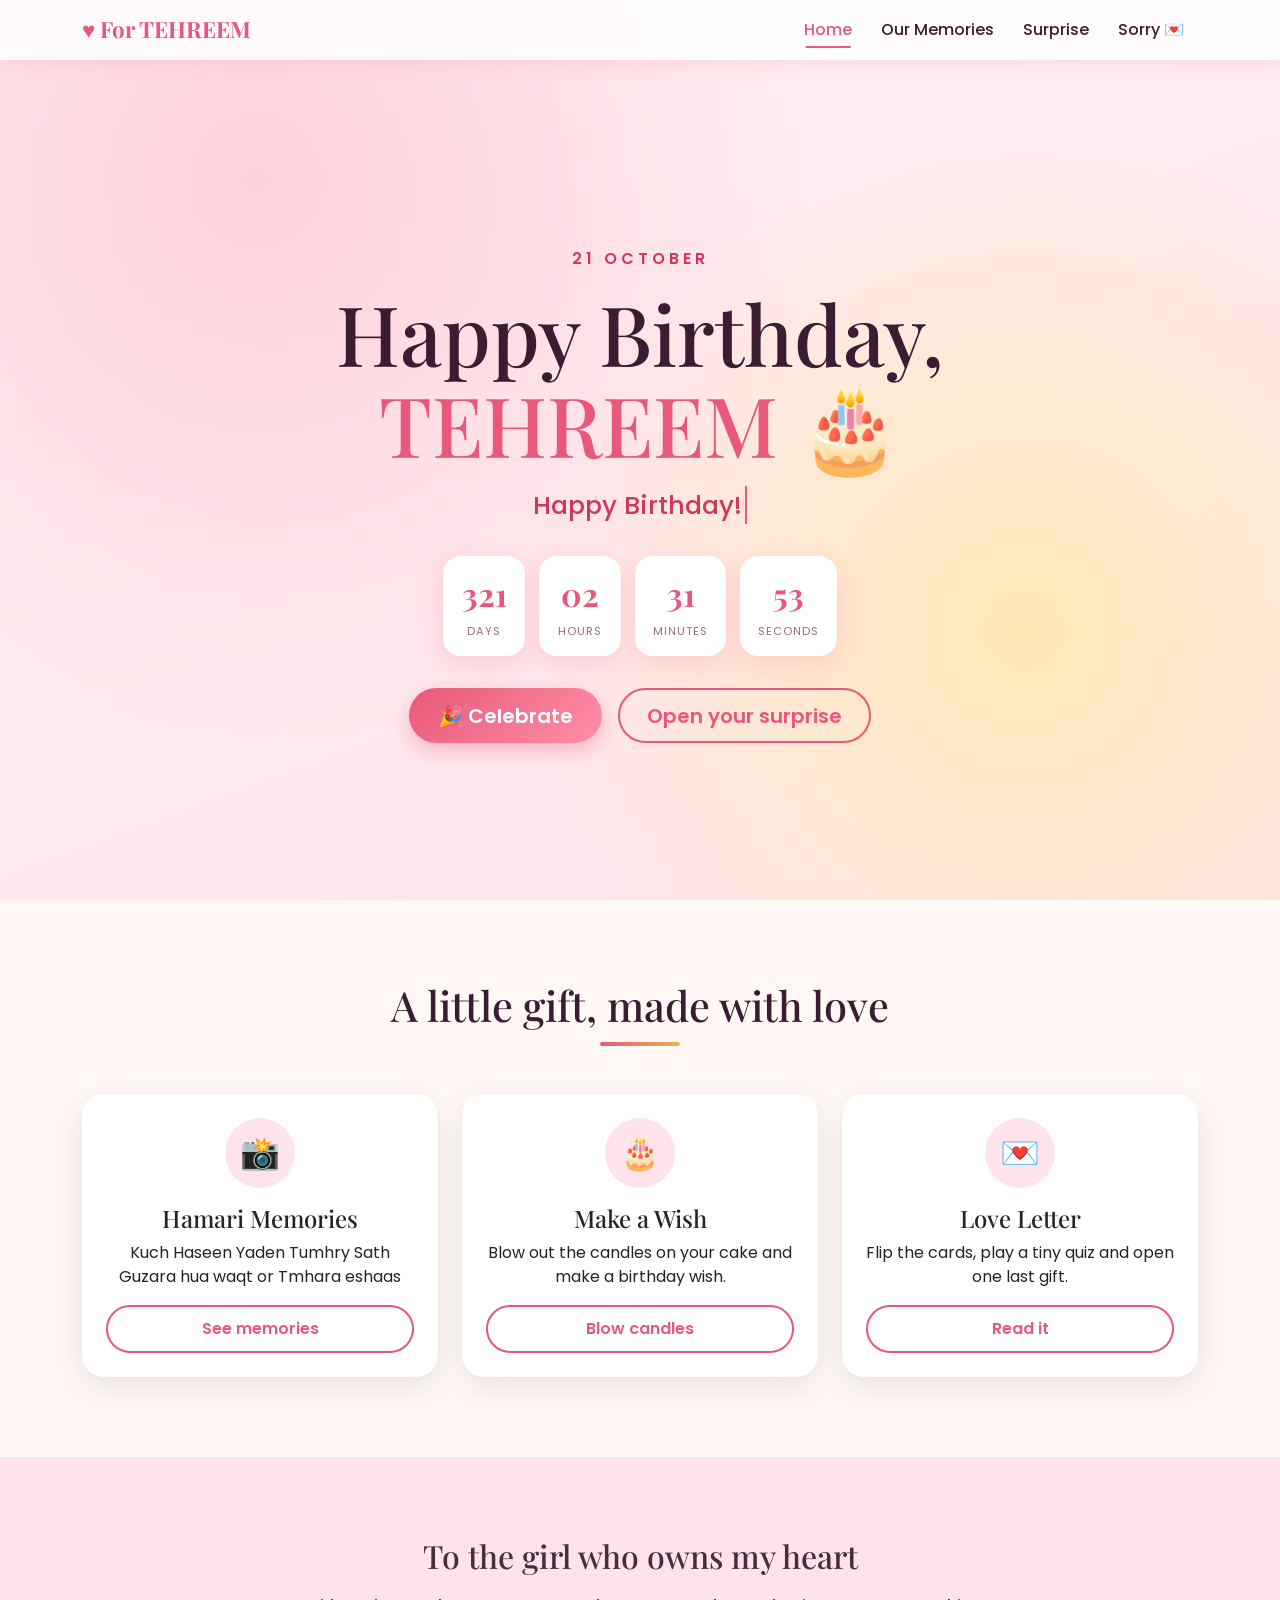
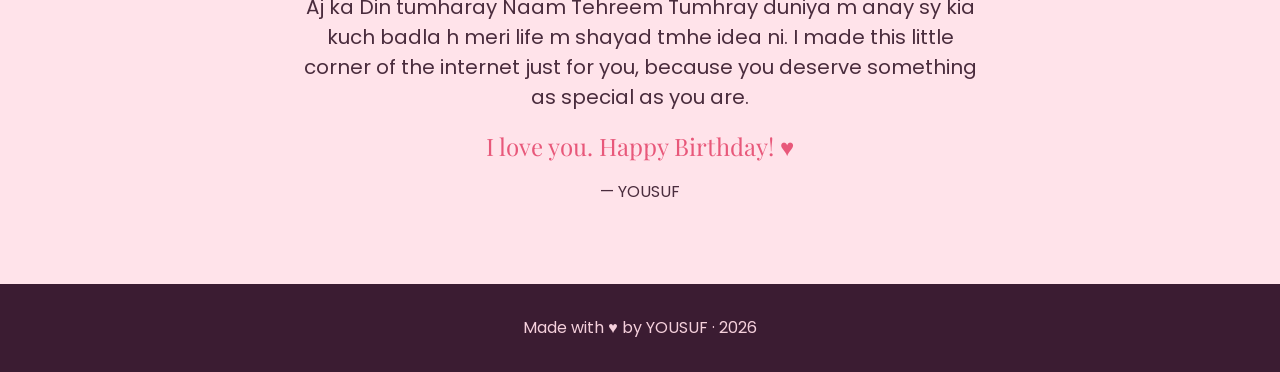
<file: index.html>
<!DOCTYPE html>
<html lang="en">
<head>
  <meta charset="UTF-8">
  <meta name="viewport" content="width=device-width, initial-scale=1">
  <title>Happy Birthday Tehreem!</title>
  <link href="https://cdn.jsdelivr.net/npm/bootstrap@5.3.3/dist/css/bootstrap.min.css" rel="stylesheet">
  <link href="https://fonts.googleapis.com/css2?family=Playfair+Display:wght@600;700&family=Poppins:wght@400;500;600&display=swap" rel="stylesheet">
  <link href="css/style.css" rel="stylesheet">
</head>
<body>

<nav class="navbar navbar-expand-lg navbar-love fixed-top">
  <div class="container">
    <a class="navbar-brand" href="index.html">♥ For <span data-her> You</span> </a>
    <button class="navbar-toggler border-0" type="button" data-bs-toggle="collapse" data-bs-target="#nav">
      <span class="navbar-toggler-icon"></span>
    </button>
    <div class="collapse navbar-collapse" id="nav">
      <ul class="navbar-nav ms-auto">
        <li class="nav-item"><a class="nav-link active" href="index.html">Home</a></li>
        <li class="nav-item"><a class="nav-link" href="memories.html">Our Memories</a></li>
        <li class="nav-item"><a class="nav-link" href="surprise.html">Surprise</a></li>
        <li class="nav-item"><a class="nav-link" href="sorry.html">Sorry 💌</a></li>

      </ul>
    </div>
  </div>
</nav>

<header class="hero">
  <div class="container">
    <p class="text-uppercase fw-semibold" style="letter-spacing:4px;color:var(--rose-dark)">21 October</p>
    <h1 class="display-font">Happy Birthday,<br><span data-her>My Love</span>  🎂</h1>
    <p class="typed-line mt-3"><span id="typed"></span><span class="cursor">&nbsp;</span></p>

    <div id="countdown" class="countdown"></div>

    <div class="d-flex gap-3 justify-content-center flex-wrap">
      <button class="btn btn-love btn-lg" data-confetti>🎉 Celebrate</button>
      <a href="surprise.html" class="btn btn-outline-love btn-lg">Open your surprise</a>
    </div>
  </div>
</header>

<main>
  <section>
    <div class="container">
      <div class="section-title reveal">
        <h2>A little gift, made with love</h2>
        <div class="divider"></div>
      </div>
      <div class="row g-4">
        <div class="col-md-4 reveal">
          <div class="card love-card text-center p-4">
            <div class="icon">📸</div>
            <h4>Hamari Memories</h4>
            <p>Kuch Haseen Yaden Tumhry Sath Guzara hua waqt or Tmhara eshaas</p>
            <a href="memories.html" class="btn btn-outline-love mt-auto">See memories</a>
          </div>
        </div>
        <div class="col-md-4 reveal">
          <div class="card love-card text-center p-4">
            <div class="icon">🎂</div>
            <h4>Make a Wish</h4>
            <p>Blow out the candles on your cake and make a birthday wish.</p>
            <a href="surprise.html" class="btn btn-outline-love mt-auto">Blow candles</a>
          </div>
        </div>
        <div class="col-md-4 reveal">
          <div class="card love-card text-center p-4">
            <div class="icon">💌</div>
            <h4>Love Letter</h4>
            <p>Flip the cards, play a tiny quiz and open one last gift.</p>
            <a href="surprise.html#letter" class="btn btn-outline-love mt-auto">Read it</a>
          </div>
        </div>
      </div>
    </div>
  </section>

  <section style="background:var(--blush)">
    <div class="container text-center reveal" style="max-width:720px">
      <h2 class="mb-3">To the girl who owns my heart</h2>
      <p class="fs-5">
        Aj ka Din tumharay Naam Tehreem Tumhray duniya m anay sy kia kuch badla h meri life m shayad tmhe idea ni.
        I made this little corner of the internet just for you, because you deserve something as special as you are.
      </p>
      <p class="display-font fs-4" style="color:var(--rose)">I love you. Happy Birthday! ♥</p>
      <p class="mb-0">— <span data-you>Your Name</span></p>
    </div>
  </section>
</main>

<footer>
  <p class="mb-0">Made with ♥ by <span data-you>Your Name</span> · <span id="year"></span></p>
</footer>

<script src="https://cdn.jsdelivr.net/npm/bootstrap@5.3.3/dist/js/bootstrap.bundle.min.js"></script>
<script src="js/config.js"></script>
<script src="js/main.js"></script>
</body>
</html>
</file>
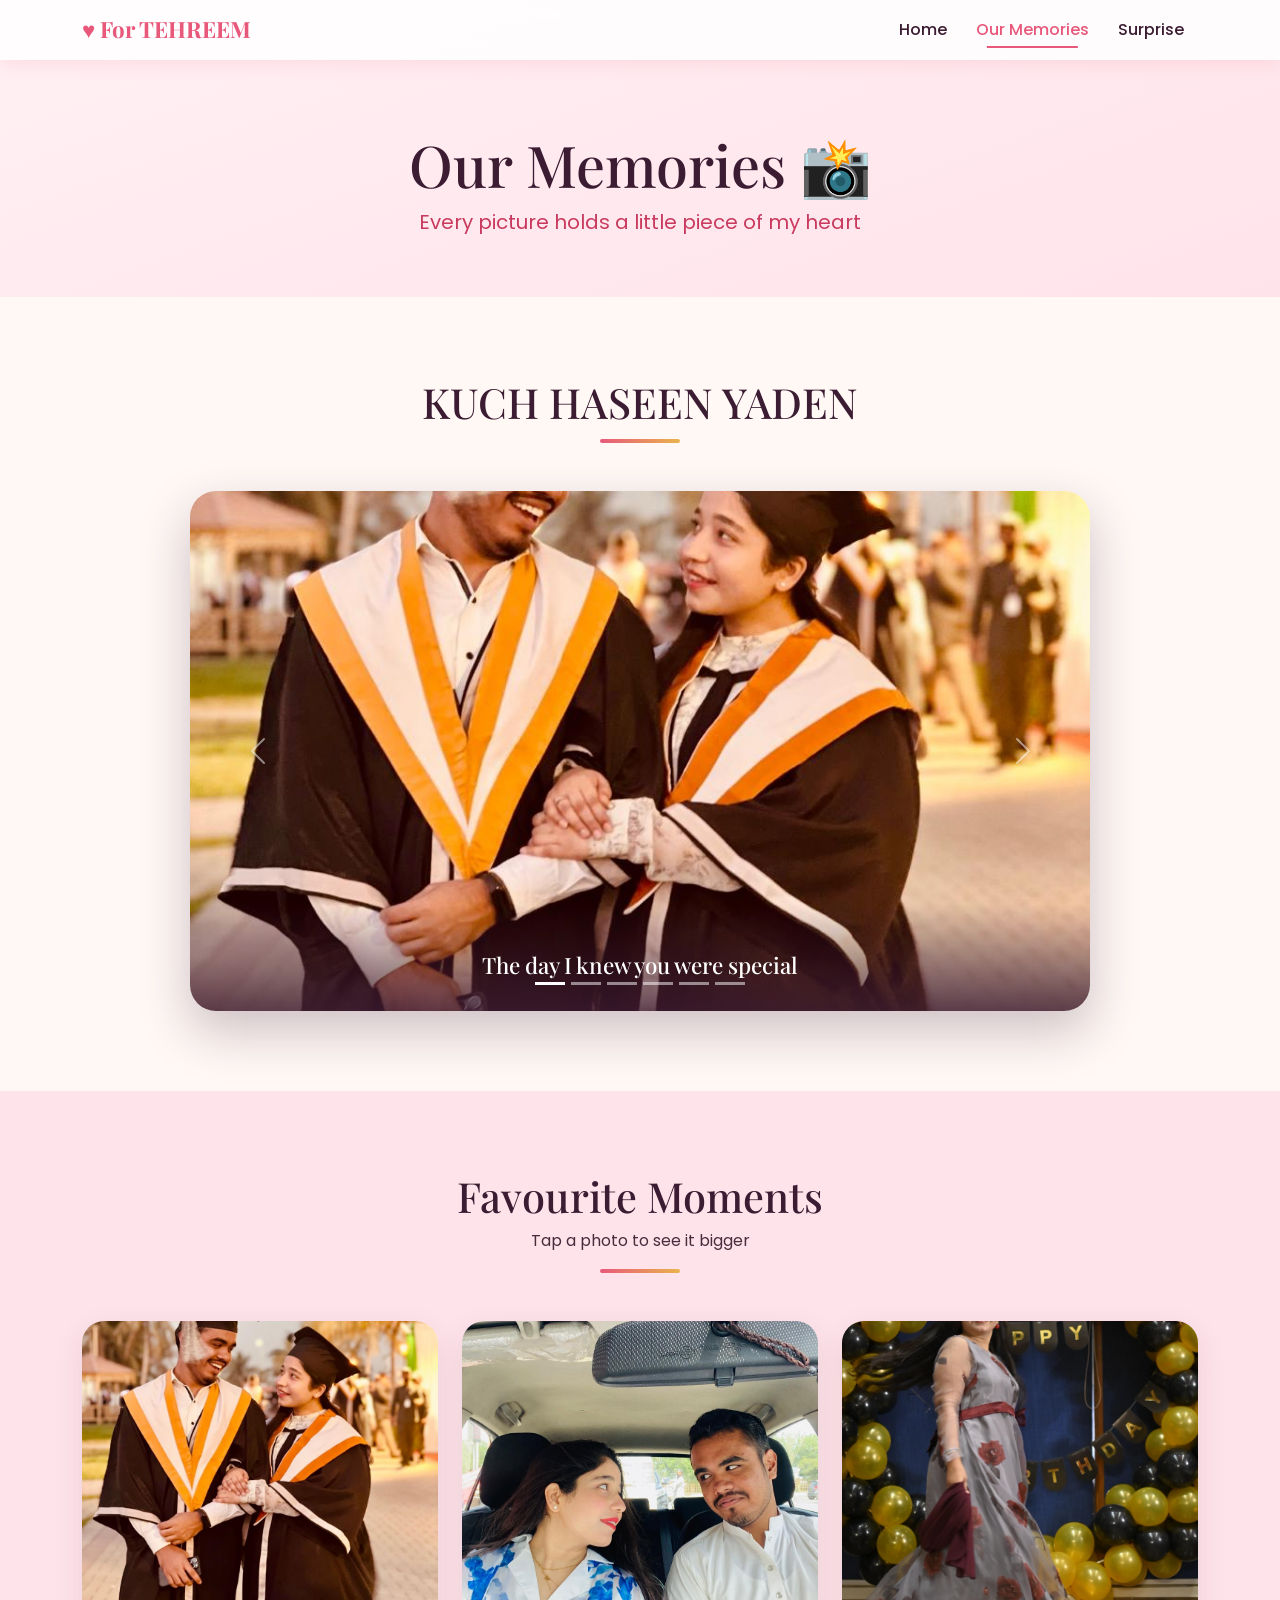
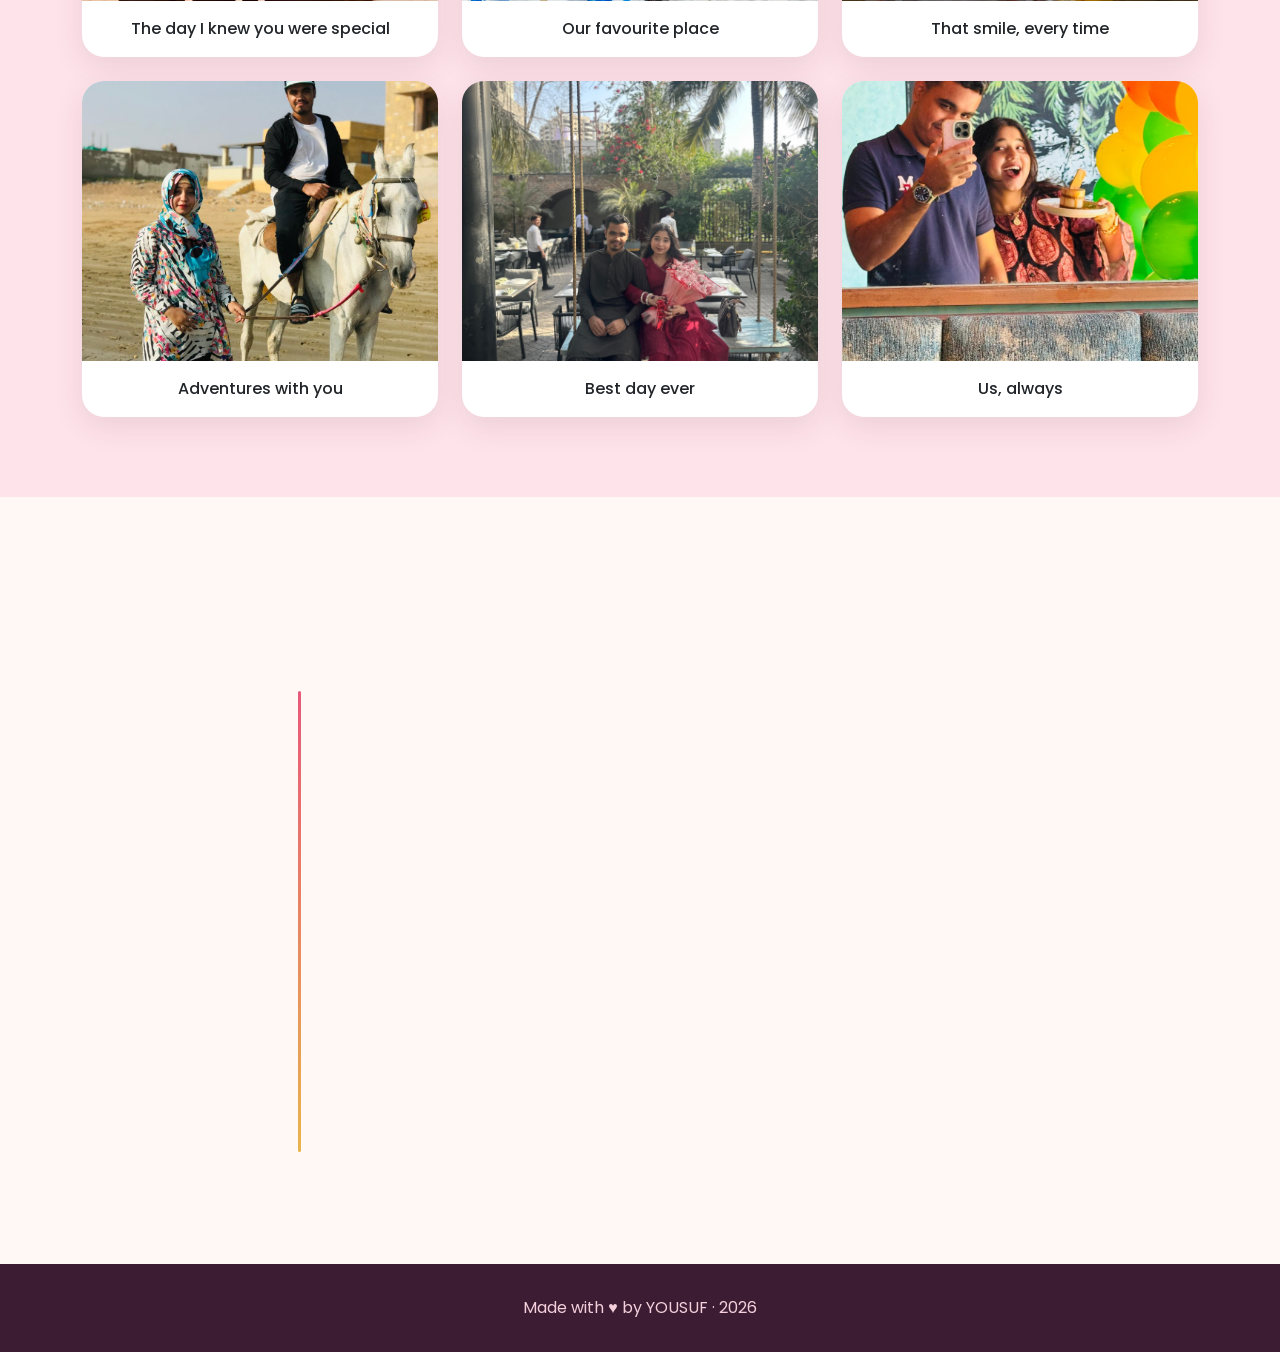
<file: memories.html>
<!DOCTYPE html>
<html lang="en">
<head>
  <meta charset="UTF-8">
  <meta name="viewport" content="width=device-width, initial-scale=1">
  <title>Our Memories</title>
  <link href="https://cdn.jsdelivr.net/npm/bootstrap@5.3.3/dist/css/bootstrap.min.css" rel="stylesheet">
  <link href="https://fonts.googleapis.com/css2?family=Playfair+Display:wght@600;700&family=Poppins:wght@400;500;600&display=swap" rel="stylesheet">
  <link href="css/style.css" rel="stylesheet">
</head>
<body>

<nav class="navbar navbar-expand-lg navbar-love fixed-top">
  <div class="container">
    <a class="navbar-brand" href="index.html">♥ For <span data-her>You</span></a>
    <button class="navbar-toggler border-0" type="button" data-bs-toggle="collapse" data-bs-target="#nav">
      <span class="navbar-toggler-icon"></span>
    </button>
    <div class="collapse navbar-collapse" id="nav">
      <ul class="navbar-nav ms-auto">
        <li class="nav-item"><a class="nav-link" href="index.html">Home</a></li>
        <li class="nav-item"><a class="nav-link active" href="memories.html">Our Memories</a></li>
        <li class="nav-item"><a class="nav-link" href="surprise.html">Surprise</a></li>
      </ul>
    </div>
  </div>
</nav>

<header class="page-header">
  <div class="container">
    <h1>Our Memories 📸</h1>
    <p class="fs-5 mb-0">Every picture holds a little piece of my heart</p>
  </div>
</header>

<main>
  <!-- Carousel -->
  <section>
    <div class="container">
      <div class="section-title reveal">
        <h2>KUCH HASEEN YADEN</h2>
        <div class="divider"></div>
      </div>
      <div class="carousel-wrap reveal">
        <div id="photoCarousel" class="carousel slide" data-bs-ride="carousel" data-bs-interval="4000"></div>
      </div>
    </div>
  </section>

  <!-- Photo cards -->
  <section style="background:var(--blush)">
    <div class="container">
      <div class="section-title reveal">
        <h2>Favourite Moments</h2>
        <p>Tap a photo to see it bigger</p>
        <div class="divider"></div>
      </div>
      <div class="row g-4" id="photoGrid"></div>
    </div>
  </section>

  <!-- Timeline -->
  <section>
    <div class="container">
      <div class="section-title reveal">
        <h2>Our Story</h2>
        <div class="divider"></div>
      </div>
      <div class="timeline" id="timeline"></div>
    </div>
  </section>
</main>

<!-- Lightbox -->
<div class="modal fade" id="lightbox" tabindex="-1">
  <div class="modal-dialog modal-dialog-centered modal-lg">
    <div class="modal-content border-0" style="border-radius:22px;overflow:hidden">
      <button type="button" class="btn-close position-absolute top-0 end-0 m-3 bg-white p-2 rounded-circle" style="z-index:5" data-bs-dismiss="modal"></button>
      <img id="lightboxImg" class="w-100" alt="">
      <div class="p-3 text-center"><p id="lightboxCap" class="mb-0 display-font fs-5"></p></div>
    </div>
  </div>
</div>

<footer>
  <p class="mb-0">Made with ♥ by <span data-you>Your Name</span> · <span id="year"></span></p>
</footer>

<script src="https://cdn.jsdelivr.net/npm/bootstrap@5.3.3/dist/js/bootstrap.bundle.min.js"></script>
<script src="js/config.js"></script>
<script src="js/main.js"></script>
</body>
</html>
</file>
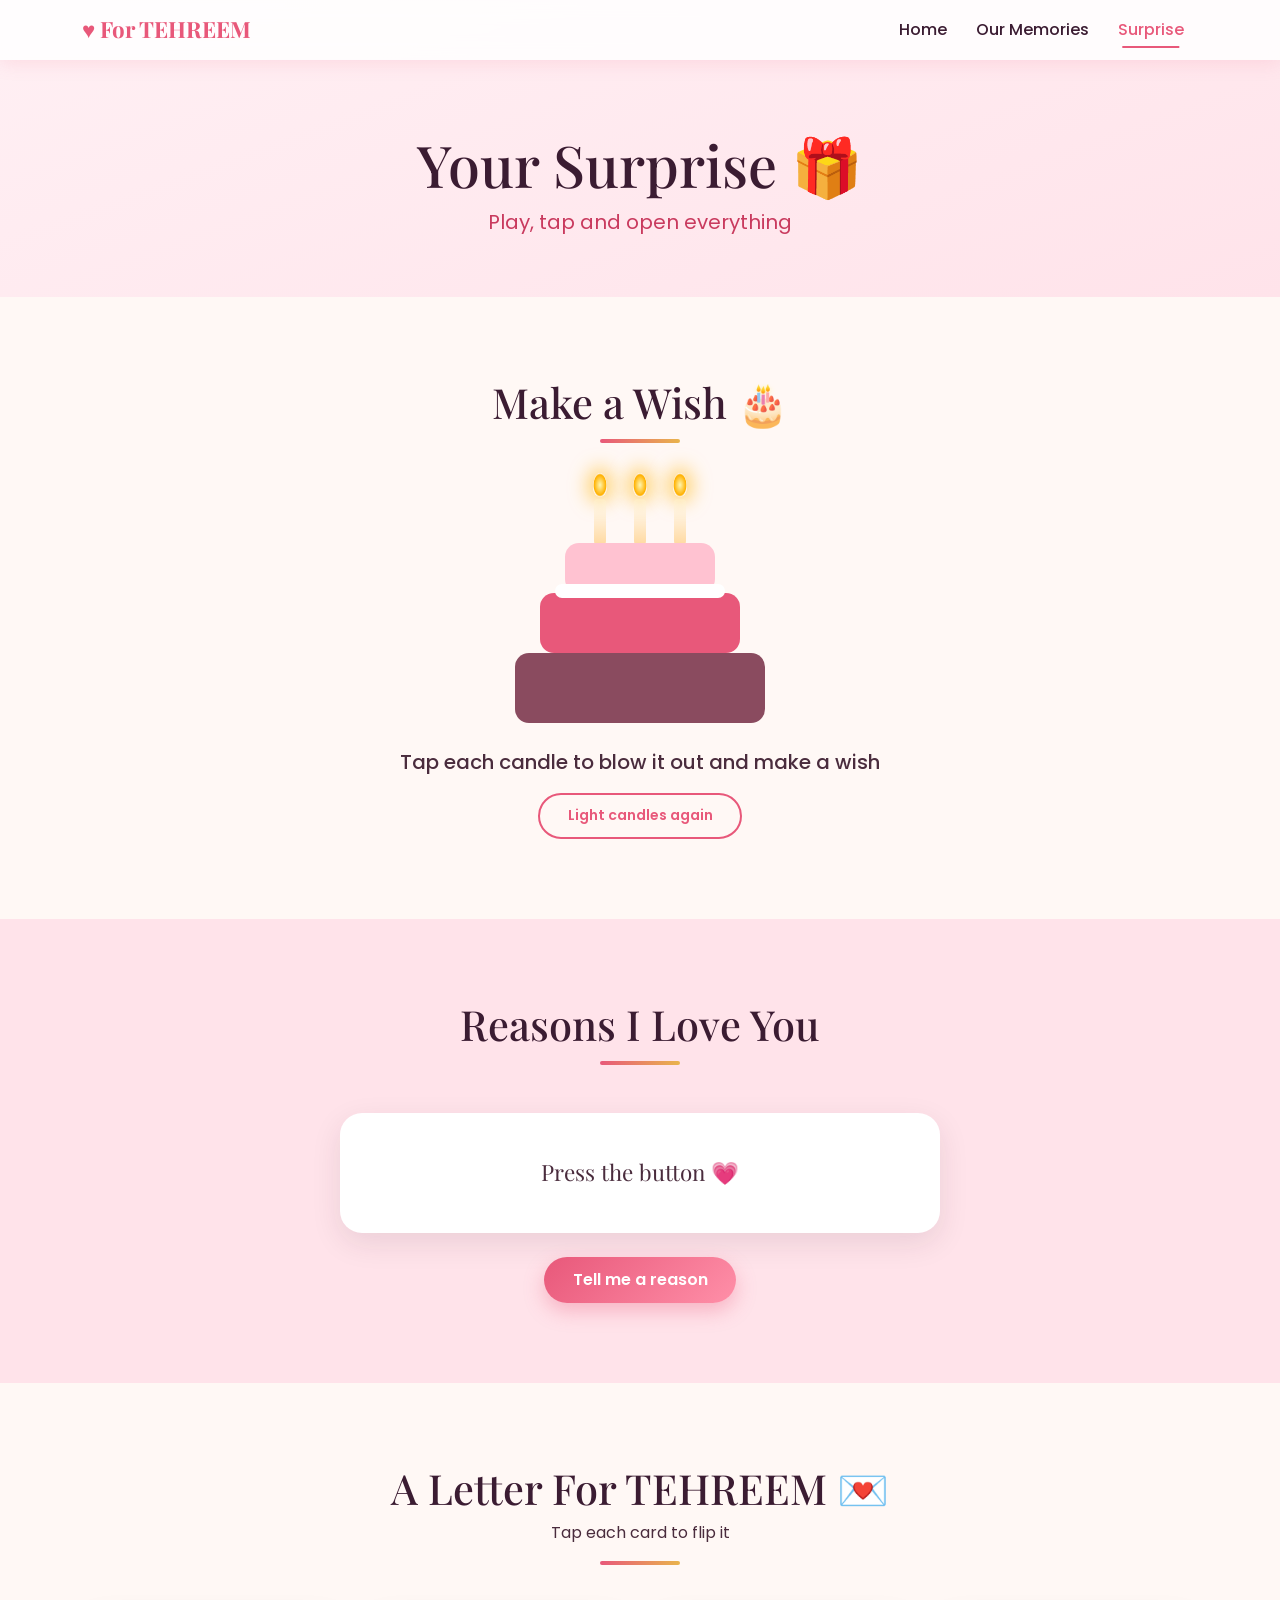
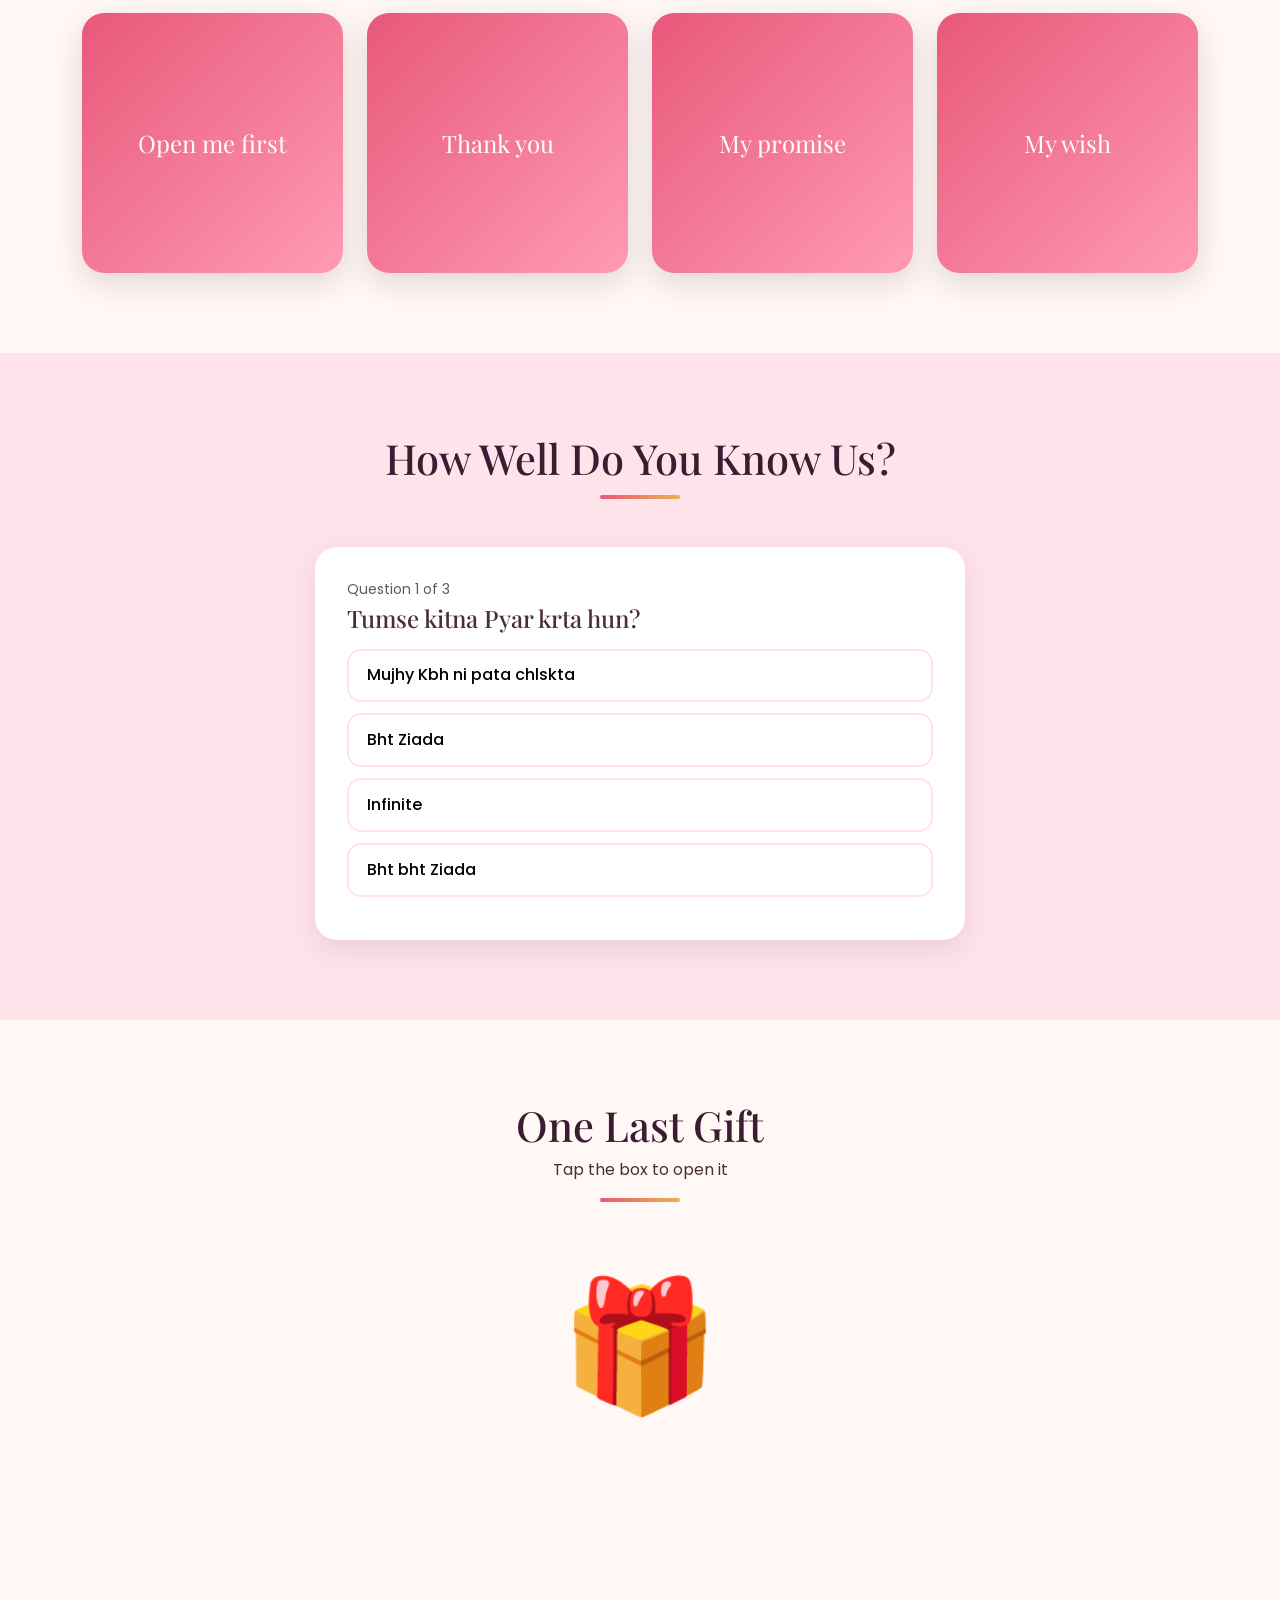
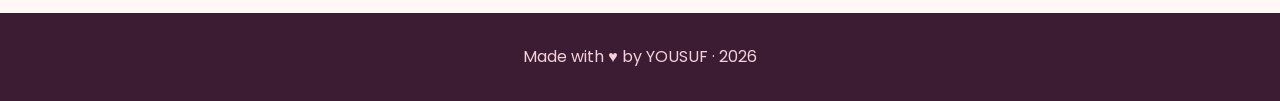
<file: surprise.html>
<!DOCTYPE html>
<html lang="en">
<head>
  <meta charset="UTF-8">
  <meta name="viewport" content="width=device-width, initial-scale=1">
  <title>Your Surprise</title>
  <link href="https://cdn.jsdelivr.net/npm/bootstrap@5.3.3/dist/css/bootstrap.min.css" rel="stylesheet">
  <link href="https://fonts.googleapis.com/css2?family=Playfair+Display:wght@600;700&family=Poppins:wght@400;500;600&display=swap" rel="stylesheet">
  <link href="css/style.css" rel="stylesheet">
</head>
<body>

<nav class="navbar navbar-expand-lg navbar-love fixed-top">
  <div class="container">
    <a class="navbar-brand" href="index.html">♥ For <span data-her>You</span></a>
    <button class="navbar-toggler border-0" type="button" data-bs-toggle="collapse" data-bs-target="#nav">
      <span class="navbar-toggler-icon"></span>
    </button>
    <div class="collapse navbar-collapse" id="nav">
      <ul class="navbar-nav ms-auto">
        <li class="nav-item"><a class="nav-link" href="index.html">Home</a></li>
        <li class="nav-item"><a class="nav-link" href="memories.html">Our Memories</a></li>
        <li class="nav-item"><a class="nav-link active" href="surprise.html">Surprise</a></li>
      </ul>
    </div>
  </div>
</nav>

<header class="page-header">
  <div class="container">
    <h1>Your Surprise 🎁</h1>
    <p class="fs-5 mb-0">Play, tap and open everything</p>
  </div>
</header>

<main>
  <!-- Cake -->
  <section>
    <div class="container cake-area">
      <div class="section-title reveal">
        <h2>Make a Wish 🎂</h2>
        <div class="divider"></div>
      </div>
      <div class="cake reveal">
        <div class="candles">
          <div class="candle"><div class="flame"></div></div>
          <div class="candle"><div class="flame"></div></div>
          <div class="candle"><div class="flame"></div></div>
        </div>
        <div class="layer l3"></div>
        <div class="layer l2"></div>
        <div class="layer l1"></div>
        <div class="icing"></div>
      </div>
      <p id="cakeMsg" class="mt-4 fs-5 fw-medium">Tap each candle to blow it out and make a wish</p>
      <button id="relight" class="btn btn-outline-love btn-sm">Light candles again</button>
    </div>
  </section>

  <!-- Reasons -->
  <section style="background:var(--blush)">
    <div class="container text-center">
      <div class="section-title reveal">
        <h2>Reasons I Love You</h2>
        <div class="divider"></div>
      </div>
      <div class="reason-box"><span id="reasonText" style="transition:opacity .3s">Press the button 💗</span></div>
      <button id="reasonBtn" class="btn btn-love">Tell me a reason</button>
    </div>
  </section>

  <!-- Letter -->
  <section id="letter">
    <div class="container">
      <div class="section-title reveal">
        <h2>A Letter For <span data-her>You</span> 💌</h2>
        <p>Tap each card to flip it</p>
        <div class="divider"></div>
      </div>
      <div class="row g-4" id="flipRow"></div>
    </div>
  </section>

  <!-- Quiz -->
  <section style="background:var(--blush)">
    <div class="container">
      <div class="section-title reveal">
        <h2>How Well Do You Know Us?</h2>
        <div class="divider"></div>
      </div>
      <div class="quiz-box reveal" id="quiz"></div>
    </div>
  </section>

  <!-- Gift -->
  <section>
    <div class="container gift-wrap">
      <div class="section-title reveal">
        <h2>One Last Gift</h2>
        <p>Tap the box to open it</p>
        <div class="divider"></div>
      </div>
      <div id="gift" class="gift">🎁</div>
      <p id="giftMsg" class="gift-message"></p>
    </div>
  </section>
</main>

<footer>
  <p class="mb-0">Made with ♥ by <span data-you>Your Name</span> · <span id="year"></span></p>
</footer>

<script src="https://cdn.jsdelivr.net/npm/bootstrap@5.3.3/dist/js/bootstrap.bundle.min.js"></script>
<script src="js/config.js"></script>
<script src="js/main.js"></script>
</body>
</html>
</file>
<file: css/style.css>
:root {
  --rose: #e8587a;
  --rose-dark: #c93a5e;
  --blush: #ffe3ea;
  --cream: #fff8f5;
  --gold: #e9b44c;
  --plum: #3b1c32;
  --text: #4a2c3d;
}

html { scroll-behavior: smooth; }

body {
  font-family: "Poppins", sans-serif;
  background: var(--cream);
  color: var(--text);
  overflow-x: hidden;
}

h1, h2, h3, h4, .display-font { font-family: "Playfair Display", serif; }

/* ---------- Navbar ---------- */
.navbar-love {
  background: rgba(255, 255, 255, 0.85);
  backdrop-filter: blur(10px);
  box-shadow: 0 2px 20px rgba(232, 88, 122, 0.15);
}
.navbar-love .navbar-brand {
  font-family: "Playfair Display", serif;
  font-weight: 700;
  color: var(--rose);
  font-size: 1.4rem;
}
.navbar-love .nav-link {
  color: var(--plum);
  font-weight: 500;
  position: relative;
  margin: 0 .4rem;
}
.navbar-love .nav-link::after {
  content: "";
  position: absolute;
  left: 50%; bottom: 2px;
  width: 0; height: 2px;
  background: var(--rose);
  transition: all .3s;
  transform: translateX(-50%);
}
.navbar-love .nav-link:hover::after,
.navbar-love .nav-link.active::after { width: 70%; }
.navbar-love .nav-link.active { color: var(--rose); }

/* ---------- Buttons ---------- */
.btn-love {
  background: linear-gradient(135deg, var(--rose), #ff8fa8);
  color: #fff;
  border: none;
  border-radius: 50px;
  padding: .7rem 1.8rem;
  font-weight: 600;
  box-shadow: 0 8px 20px rgba(232, 88, 122, .35);
  transition: transform .2s, box-shadow .2s;
}
.btn-love:hover { color: #fff; transform: translateY(-3px); box-shadow: 0 12px 26px rgba(232, 88, 122, .45); }
.btn-outline-love {
  border: 2px solid var(--rose);
  color: var(--rose);
  border-radius: 50px;
  padding: .65rem 1.7rem;
  font-weight: 600;
  background: transparent;
}
.btn-outline-love:hover { background: var(--rose); color: #fff; }

/* ---------- Hero ---------- */
.hero {
  min-height: 100vh;
  padding-top: 90px;
  display: flex;
  align-items: center;
  text-align: center;
  background:
    radial-gradient(circle at 20% 20%, #ffd1dc 0, transparent 45%),
    radial-gradient(circle at 80% 70%, #ffe9b8 0, transparent 40%),
    linear-gradient(160deg, #fff0f4, #ffe3ea);
  position: relative;
  overflow: hidden;
}
.hero h1 { font-size: clamp(2.6rem, 8vw, 5.2rem); color: var(--plum); line-height: 1.1; }
.hero h1 span { color: var(--rose); }
.typed-line { font-size: clamp(1.1rem, 3vw, 1.6rem); min-height: 2.2rem; color: var(--rose-dark); font-weight: 500; }
.cursor { display: inline-block; width: 2px; background: var(--rose); margin-left: 3px; animation: blink 1s infinite; }
@keyframes blink { 50% { opacity: 0; } }

.page-header {
  padding: 130px 0 60px;
  text-align: center;
  background: linear-gradient(160deg, #fff0f4, #ffe3ea);
}
.page-header h1 { color: var(--plum); font-size: clamp(2.2rem, 6vw, 3.6rem); }
.page-header p { color: var(--rose-dark); }

/* ---------- Countdown ---------- */
.countdown { display: flex; gap: 14px; justify-content: center; flex-wrap: wrap; margin: 2rem 0; }
.count-box {
  background: #fff;
  border-radius: 18px;
  padding: 14px 18px;
  min-width: 82px;
  box-shadow: 0 8px 25px rgba(232, 88, 122, .18);
}
.count-box strong { display: block; font-size: 2rem; color: var(--rose); font-family: "Playfair Display", serif; }
.count-box small { text-transform: uppercase; letter-spacing: 1px; font-size: .7rem; color: #9b6b7e; }

/* ---------- Section ---------- */
section { padding: 80px 0; }
.section-title { text-align: center; margin-bottom: 3rem; }
.section-title h2 { color: var(--plum); font-size: clamp(1.8rem, 5vw, 2.6rem); }
.section-title .divider {
  width: 80px; height: 4px; margin: 12px auto 0; border-radius: 4px;
  background: linear-gradient(90deg, var(--rose), var(--gold));
}

/* ---------- Cards ---------- */
.love-card {
  background: #fff;
  border: none;
  border-radius: 22px;
  overflow: hidden;
  box-shadow: 0 10px 30px rgba(59, 28, 50, .1);
  transition: transform .35s, box-shadow .35s;
  height: 100%;
}
.love-card:hover { transform: translateY(-8px) rotate(-.5deg); box-shadow: 0 18px 40px rgba(232, 88, 122, .25); }
.love-card .icon {
  width: 70px; height: 70px; border-radius: 50%;
  background: var(--blush); color: var(--rose);
  display: flex; align-items: center; justify-content: center;
  font-size: 2rem; margin: 0 auto 1rem;
}
.photo-card img { width: 100%; height: 280px; object-fit: cover; cursor: pointer; transition: transform .5s; }
.photo-card:hover img { transform: scale(1.06); }
.photo-card .img-wrap { overflow: hidden; }

/* ---------- Carousel ---------- */
.carousel-wrap {
  border-radius: 26px; overflow: hidden;
  box-shadow: 0 20px 50px rgba(59, 28, 50, .25);
  max-width: 900px; margin: 0 auto;
}
.carousel-item img { height: 520px; object-fit: cover; }
.carousel-caption {
  background: linear-gradient(transparent, rgba(59, 28, 50, .8));
  left: 0; right: 0; bottom: 0; padding: 3rem 1rem 1.5rem;
}
.carousel-caption h5 { font-family: "Playfair Display", serif; font-size: 1.4rem; }
@media (max-width: 576px) { .carousel-item img { height: 340px; } }

/* ---------- Timeline ---------- */
.timeline { position: relative; max-width: 700px; margin: 0 auto; padding-left: 30px; }
.timeline::before {
  content: ""; position: absolute; left: 8px; top: 0; bottom: 0; width: 3px;
  background: linear-gradient(var(--rose), var(--gold)); border-radius: 3px;
}
.timeline-item { position: relative; margin-bottom: 2rem; background: #fff; padding: 1.2rem 1.5rem; border-radius: 16px; box-shadow: 0 6px 20px rgba(59, 28, 50, .08); }
.timeline-item::before {
  content: "♥"; position: absolute; left: -33px; top: 14px;
  width: 24px; height: 24px; border-radius: 50%;
  background: var(--rose); color: #fff; font-size: .8rem;
  display: flex; align-items: center; justify-content: center;
}
.timeline-item h5 { color: var(--rose); margin-bottom: .3rem; }

/* ---------- Flip cards ---------- */
.flip { perspective: 1000px; height: 260px; cursor: pointer; }
.flip-inner { position: relative; width: 100%; height: 100%; transition: transform .8s; transform-style: preserve-3d; }
.flip.flipped .flip-inner { transform: rotateY(180deg); }
.flip-face {
  position: absolute; inset: 0; backface-visibility: hidden;
  border-radius: 22px; padding: 1.5rem;
  display: flex; align-items: center; justify-content: center; text-align: center;
  box-shadow: 0 10px 30px rgba(59, 28, 50, .15);
}
.flip-front { background: linear-gradient(135deg, var(--rose), #ff9bb3); color: #fff; font-family: "Playfair Display", serif; font-size: 1.5rem; }
.flip-back { background: #fff; transform: rotateY(180deg); font-size: .95rem; line-height: 1.6; }

/* ---------- Cake ---------- */
.cake-area { text-align: center; }
.cake { position: relative; width: 250px; height: 200px; margin: 80px auto 0; }
.cake .layer { position: absolute; left: 0; right: 0; border-radius: 14px; }
.cake .l1 { bottom: 0; height: 70px; background: #8a4b5f; }
.cake .l2 { bottom: 70px; left: 25px; right: 25px; height: 60px; background: var(--rose); }
.cake .l3 { bottom: 130px; left: 50px; right: 50px; height: 50px; background: #ffc2d1; }
.cake .icing { position: absolute; bottom: 125px; left: 40px; right: 40px; height: 14px; background: #fff; border-radius: 10px; }
.candles { position: absolute; bottom: 178px; left: 0; right: 0; display: flex; justify-content: center; gap: 28px; }
.candle { width: 12px; height: 46px; background: linear-gradient(#fff, #ffd9a0); border-radius: 4px; position: relative; cursor: pointer; }
.flame {
  position: absolute; top: -26px; left: 50%; transform: translateX(-50%);
  width: 14px; height: 24px; background: radial-gradient(#fff6b0, #ffb100 60%, transparent 70%);
  border-radius: 50% 50% 50% 50% / 60% 60% 40% 40%;
  animation: flicker .25s infinite alternate;
  box-shadow: 0 0 18px 6px rgba(255, 190, 40, .6);
}
.candle.out .flame { display: none; }
@keyframes flicker { from { transform: translateX(-50%) scale(1) rotate(-3deg); } to { transform: translateX(-50%) scale(1.1) rotate(3deg); } }

/* ---------- Quiz ---------- */
.quiz-box { max-width: 650px; margin: 0 auto; background: #fff; border-radius: 22px; padding: 2rem; box-shadow: 0 10px 30px rgba(59, 28, 50, .1); }
.quiz-option {
  display: block; width: 100%; text-align: left;
  padding: .8rem 1.1rem; margin-bottom: .7rem;
  border: 2px solid var(--blush); border-radius: 14px;
  background: #fff; transition: all .2s; font-weight: 500;
}
.quiz-option:hover:not(:disabled) { border-color: var(--rose); background: var(--blush); }
.quiz-option.correct { background: #d9f7e3; border-color: #3cb371; }
.quiz-option.wrong { background: #ffe0e0; border-color: #e55353; }

/* ---------- Gift ---------- */
.gift-wrap { text-align: center; }
.gift { font-size: 8rem; cursor: pointer; display: inline-block; animation: bounce 1.6s infinite; user-select: none; }
.gift.open { animation: none; transform: scale(1.2); }
@keyframes bounce { 0%, 100% { transform: translateY(0); } 50% { transform: translateY(-18px); } }
.gift-message { max-width: 600px; margin: 1.5rem auto 0; font-family: "Playfair Display", serif; font-size: 1.4rem; color: var(--plum); opacity: 0; transform: translateY(20px); transition: all .8s; }
.gift-message.show { opacity: 1; transform: none; }

.reason-box { background: #fff; border-radius: 22px; padding: 2.5rem 1.5rem; max-width: 600px; margin: 0 auto 1.5rem; box-shadow: 0 10px 30px rgba(59, 28, 50, .1); min-height: 120px; display: flex; align-items: center; justify-content: center; font-family: "Playfair Display", serif; font-size: 1.4rem; }

/* ---------- Footer ---------- */
footer { background: var(--plum); color: #f5d0dc; text-align: center; padding: 2rem 1rem; }

/* ---------- Floating hearts + confetti ---------- */
.floating-hearts { position: fixed; inset: 0; pointer-events: none; z-index: 0; overflow: hidden; }
.floating-hearts span { position: absolute; bottom: -40px; color: var(--rose); opacity: .35; animation: floatUp linear forwards; }
@keyframes floatUp { to { transform: translateY(-115vh) rotate(40deg); opacity: 0; } }
main, section, header, footer, nav { position: relative; z-index: 1; }
#confetti { position: fixed; inset: 0; pointer-events: none; z-index: 2000; }

/* ---------- Reveal on scroll ---------- */
.reveal { opacity: 0; transform: translateY(35px); transition: all .8s ease; }
.reveal.visible { opacity: 1; transform: none; }

/* Extra styles only for sorry.html */
body.sorry-page { background: #120b24; color: #f3e9ff; }
.sorry-page h1, .sorry-page h2, .sorry-page h3, .sorry-page h4 { color: #fff; }
.sorry-page .navbar-love { background: rgba(20, 12, 40, .85); box-shadow: 0 2px 20px rgba(0, 0, 0, .4); }
.sorry-page .navbar-love .nav-link { color: #f3e9ff; }
.sorry-page .navbar-love .nav-link.active { color: #ff9bb3; }
.sorry-page .navbar-toggler-icon { filter: invert(1); }
.sorry-page .section-title h2 { color: #fff; }
.sorry-page .section-title p { color: #c9b6e8; }
.sorry-page .floating-hearts span { color: #ff9bb3; opacity: .25; }

/* ---------- Hero ---------- */
.sorry-hero {
  min-height: 100vh; padding: 110px 0 60px; text-align: center;
  display: flex; align-items: center; position: relative; overflow: hidden;
  background: radial-gradient(ellipse at 50% 0%, #3a1c5e 0, #1a0f35 50%, #120b24 100%);
}
.stars { position: absolute; inset: 0; pointer-events: none; z-index: 0; }
.stars i { position: absolute; width: 3px; height: 3px; border-radius: 50%; background: #fff; animation: twinkle 3s infinite ease-in-out; }
@keyframes twinkle { 0%, 100% { opacity: .15; transform: scale(.7); } 50% { opacity: 1; transform: scale(1.3); } }
.sorry-hero h1 { font-size: clamp(2.8rem, 9vw, 5.5rem); }
.sorry-hero .lead { color: #d9c8f5; max-width: 600px; margin: 1rem auto 0; }
.heart-big { font-size: clamp(4rem, 14vw, 7rem); display: inline-block; animation: beat 1.4s infinite; filter: drop-shadow(0 0 25px rgba(255, 90, 130, .6)); }
@keyframes beat { 0%, 100% { transform: scale(1); } 15% { transform: scale(1.15); } 30% { transform: scale(1); } 45% { transform: scale(1.1); } }
.mend { max-width: 360px; margin: 1.5rem auto 0; }
.mend .progress { height: 12px; background: rgba(255, 255, 255, .12); border-radius: 20px; }
.mend .progress-bar { background: linear-gradient(90deg, #ff9bb3, #e8587a); transition: width .8s; border-radius: 20px; }
.mend small { color: #c9b6e8; display: block; margin-top: 6px; }

/* ---------- Lanterns ---------- */
.sorry-sec-alt { background: #1a1032; }
.lantern {
  position: relative; width: 84px; height: 112px; border: none; border-radius: 42% 42% 36% 36%;
  background: radial-gradient(circle at 50% 35%, #fff0b8, #ffa63d 72%);
  box-shadow: 0 0 30px 8px rgba(255, 170, 60, .45);
  animation: bob 4s ease-in-out infinite; transition: filter .3s;
  color: #5a2a00; font-weight: 700; font-size: 1.3rem; margin-bottom: 1.6rem;
}
.lantern::before { content: ""; position: absolute; top: -14px; left: 50%; width: 2px; height: 14px; background: #c9b6e8; transform: translateX(-50%); }
.lantern::after { content: ""; position: absolute; bottom: -10px; left: 50%; width: 30px; height: 10px; background: #a35c1e; border-radius: 0 0 8px 8px; transform: translateX(-50%); }
.lantern:hover { filter: brightness(1.15); transform: scale(1.06); }
.lantern.read { background: radial-gradient(circle at 50% 35%, #f2e8ff, #9a7be0 72%); box-shadow: 0 0 22px 5px rgba(150, 120, 255, .45); color: #2d1b5e; }
@keyframes bob { 0%, 100% { translate: 0 0; } 50% { translate: 0 -14px; } }
.note-modal .modal-content { background: #fff8f5; color: #4a2c3d; border: none; border-radius: 22px; }
.note-modal .modal-title { font-family: "Playfair Display", serif; color: #c93a5e; }
#noteText { white-space: pre-line; font-size: 1.1rem; line-height: 1.7; }

/* ---------- Envelope ---------- */
.envelope { position: relative; width: min(320px, 92%); height: 210px; margin: 0 auto 1rem; cursor: pointer; transition: transform .3s; }
.envelope:hover { transform: translateY(-5px); }
.env-body { position: absolute; inset: 0; background: #e8587a; border-radius: 10px; box-shadow: 0 15px 40px rgba(0, 0, 0, .4); }
.env-front { position: absolute; inset: 0; background: #d9446a; border-radius: 10px; z-index: 2; clip-path: polygon(0 100%, 0 30%, 50% 68%, 100% 30%, 100% 100%); }
.env-flap { position: absolute; top: 0; left: 0; right: 0; height: 115px; background: #c93a5e; clip-path: polygon(0 0, 100% 0, 50% 100%); transform-origin: top; transition: transform .6s; z-index: 3; }
.envelope.open .env-flap { transform: rotateX(180deg); z-index: 0; }
.env-seal { position: absolute; top: 80px; left: 50%; transform: translateX(-50%); z-index: 4; font-size: 2rem; transition: opacity .3s; }
.envelope.open .env-seal { opacity: 0; }
.letter-paper {
  max-width: 640px; margin: 0 auto; background: #fff8f5; color: #4a2c3d; border-radius: 6px 6px 18px 18px;
  padding: 0 2rem; max-height: 0; overflow: hidden; opacity: 0;
  transition: max-height 1.2s ease, opacity .8s, padding .6s;
  font-family: "Playfair Display", serif; font-size: 1.12rem; line-height: 1.8;
  background-image: repeating-linear-gradient(transparent, transparent 31px, #f3d9df 32px);
}
.letter-paper.show { max-height: 1600px; opacity: 1; padding: 2rem; }
.letter-paper p { margin-bottom: 1rem; opacity: 0; transform: translateY(10px); transition: all .6s; }
.letter-paper.show p { opacity: 1; transform: none; }
.letter-paper .signoff { color: #c93a5e; font-weight: 700; margin-top: 1.5rem; }

/* ---------- Jar ---------- */
.jar { font-size: 6rem; display: inline-block; transition: transform .3s; }
.jar.shake { animation: shake .5s; }
@keyframes shake { 0%, 100% { transform: rotate(0); } 20% { transform: rotate(-12deg); } 40% { transform: rotate(10deg); } 60% { transform: rotate(-8deg); } 80% { transform: rotate(6deg); } }
.jar-note {
  max-width: 520px; min-height: 110px; margin: 1.2rem auto; padding: 1.6rem; border-radius: 6px;
  background: #fff3a8; color: #4a3a00; font-family: "Playfair Display", serif; font-size: 1.25rem;
  box-shadow: 0 12px 30px rgba(0, 0, 0, .35); transform: rotate(-1.5deg);
  display: flex; align-items: center; justify-content: center;
}
.jar-note.pop { animation: pop .5s; }
@keyframes pop { from { transform: scale(.6) rotate(-8deg); opacity: 0; } to { transform: scale(1) rotate(-1.5deg); opacity: 1; } }

/* ---------- Promises ---------- */
.promise-list { max-width: 620px; margin: 0 auto; }
.promise { display: flex; gap: 14px; align-items: center; padding: 1rem 1.2rem; margin-bottom: .8rem; border-radius: 16px; background: rgba(255, 255, 255, .07); cursor: pointer; transition: all .25s; border: 1px solid rgba(255, 255, 255, .1); }
.promise:hover { background: rgba(255, 255, 255, .12); }
.promise input { display: none; }
.promise .box { width: 28px; height: 28px; flex: none; border-radius: 50%; border: 2px solid #ff9bb3; display: flex; align-items: center; justify-content: center; color: transparent; transition: all .3s; }
.promise input:checked + .box { background: #e8587a; border-color: #e8587a; color: #fff; transform: scale(1.15); }
.promise input:checked ~ .txt { text-decoration: line-through; opacity: .6; }
.promise-progress { max-width: 620px; margin: 1.5rem auto 0; text-align: center; color: #c9b6e8; }

/* ---------- Forgive ---------- */
.forgive-arena { position: relative; max-width: 560px; height: 200px; margin: 1rem auto; }
.forgive-arena button { position: absolute; transition: all .25s; white-space: nowrap; }
#yesBtn { left: 20%; top: 50%; translate: -50% -50%; }
#noBtn { left: 72%; top: 50%; translate: -50% -50%; }
.final-msg { max-width: 600px; margin: 1rem auto; font-family: "Playfair Display", serif; font-size: 1.5rem; color: #ffd1dc; opacity: 0; transform: translateY(20px); transition: all 1s; }
.final-msg.show { opacity: 1; transform: none; }

/* ---------- Reply ---------- */
.reply-box { max-width: 620px; margin: 0 auto; }
.reply-box textarea { background: rgba(255, 255, 255, .08); border: 1px solid rgba(255, 255, 255, .2); color: #fff; border-radius: 16px; padding: 1rem; }
.reply-box textarea:focus { background: rgba(255, 255, 255, .12); color: #fff; border-color: #ff9bb3; box-shadow: 0 0 0 .2rem rgba(255, 155, 179, .25); }
.reply-box textarea::placeholder { color: #a994cc; }
</file>
